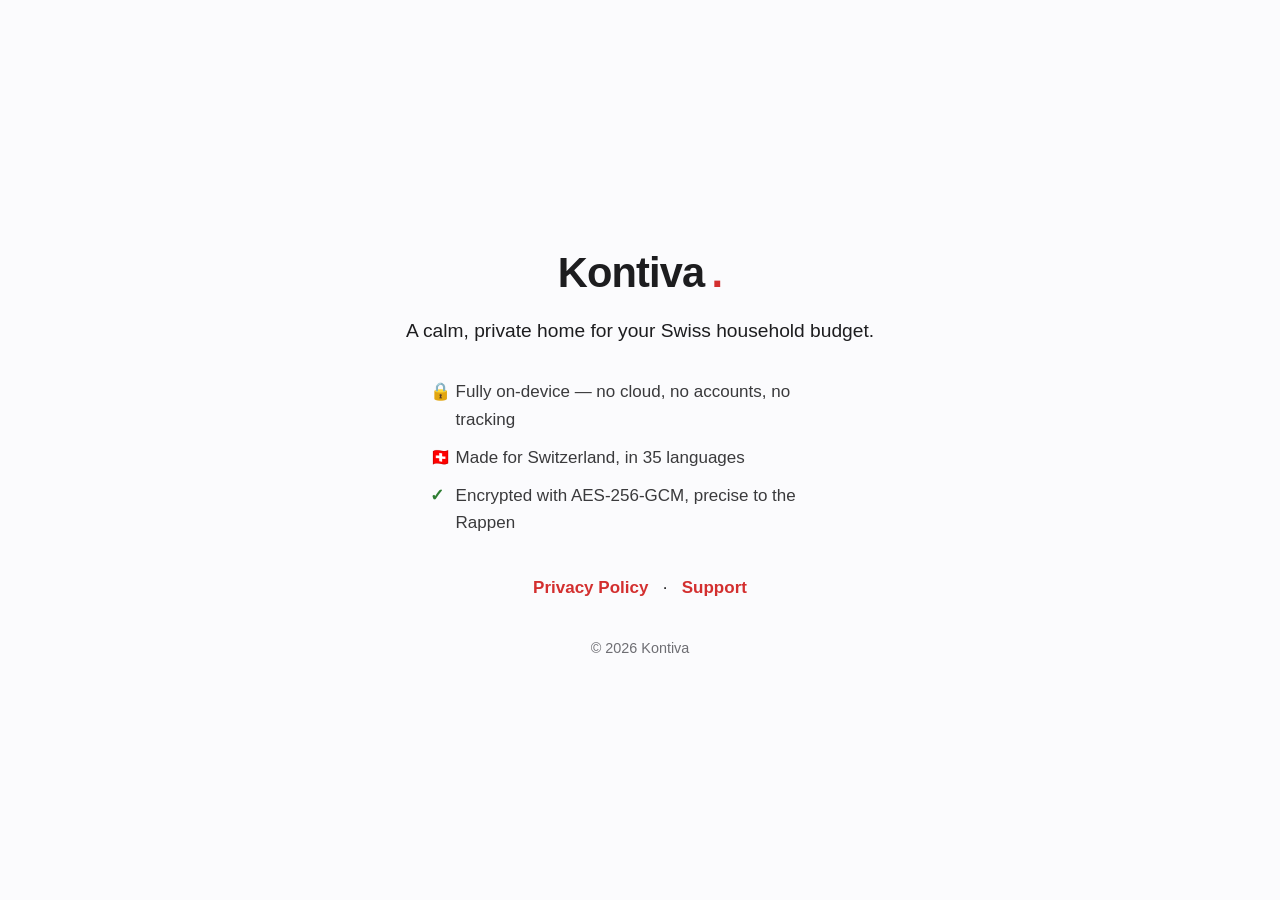
<file: docs/index.html>
<!DOCTYPE html>
<html lang="en">
<head>
<meta charset="utf-8">
<meta name="viewport" content="width=device-width, initial-scale=1">
<title>Kontiva — Private Swiss household budgeting</title>
<meta name="description" content="A calm, private home for your Swiss household budget. Everything stays on your iPhone, encrypted — no cloud, no accounts, no tracking.">
<style>
  :root { color-scheme: light dark; }
  * { box-sizing: border-box; }
  body {
    font: 17px/1.6 -apple-system, BlinkMacSystemFont, "Segoe UI", Roboto, Helvetica, Arial, sans-serif;
    margin: 0; min-height: 100vh; display: grid; place-items: center;
    padding: 2rem 1.25rem; color: #1d1d1f; background: #fbfbfd;
  }
  .card { max-width: 560px; text-align: center; }
  .brand { display: inline-flex; align-items: baseline; gap: .45rem;
           font-weight: 700; font-size: 2.6rem; letter-spacing: -.02em; margin: 0 0 .4rem; }
  .brand .dot { color: #d32f2f; }
  p.tag { font-size: 1.2rem; color: #1d1d1f; margin: .2rem 0 1.6rem; }
  ul.points { list-style: none; padding: 0; margin: 0 auto 2rem; max-width: 420px;
              text-align: left; color: #3a3a3c; }
  ul.points li { padding: .35rem 0 .35rem 1.6rem; position: relative; }
  ul.points li::before { content: "🔒"; position: absolute; left: 0; }
  ul.points li:nth-child(2)::before { content: "🇨🇭"; }
  ul.points li:nth-child(3)::before { content: "✓"; color: #2e7d32; font-weight: 700; }
  .links a { color: #d32f2f; text-decoration: none; font-weight: 600; margin: 0 .6rem; }
  .links a:hover { text-decoration: underline; }
  footer { margin-top: 2.2rem; color: #6e6e73; font-size: .9rem; }
  @media (prefers-color-scheme: dark) {
    body { color: #f5f5f7; background: #000; }
    p.tag { color: #f5f5f7; }
    ul.points { color: #c7c7cc; }
    .links a { color: #ff6b6b; }
    footer { color: #98989d; }
  }
</style>
</head>
<body>
<div class="card">
  <p class="brand">Kontiva<span class="dot">.</span></p>
  <p class="tag">A calm, private home for your Swiss household budget.</p>
  <ul class="points">
    <li>Fully on-device — no cloud, no accounts, no tracking</li>
    <li>Made for Switzerland, in 35 languages</li>
    <li>Encrypted with AES-256-GCM, precise to the Rappen</li>
  </ul>
  <p class="links">
    <a href="./privacy.html">Privacy Policy</a> ·
    <a href="mailto:mohamed.rumy@bluewin.ch">Support</a>
  </p>
  <footer>© 2026 Kontiva</footer>
</div>
</body>
</html>
</file>
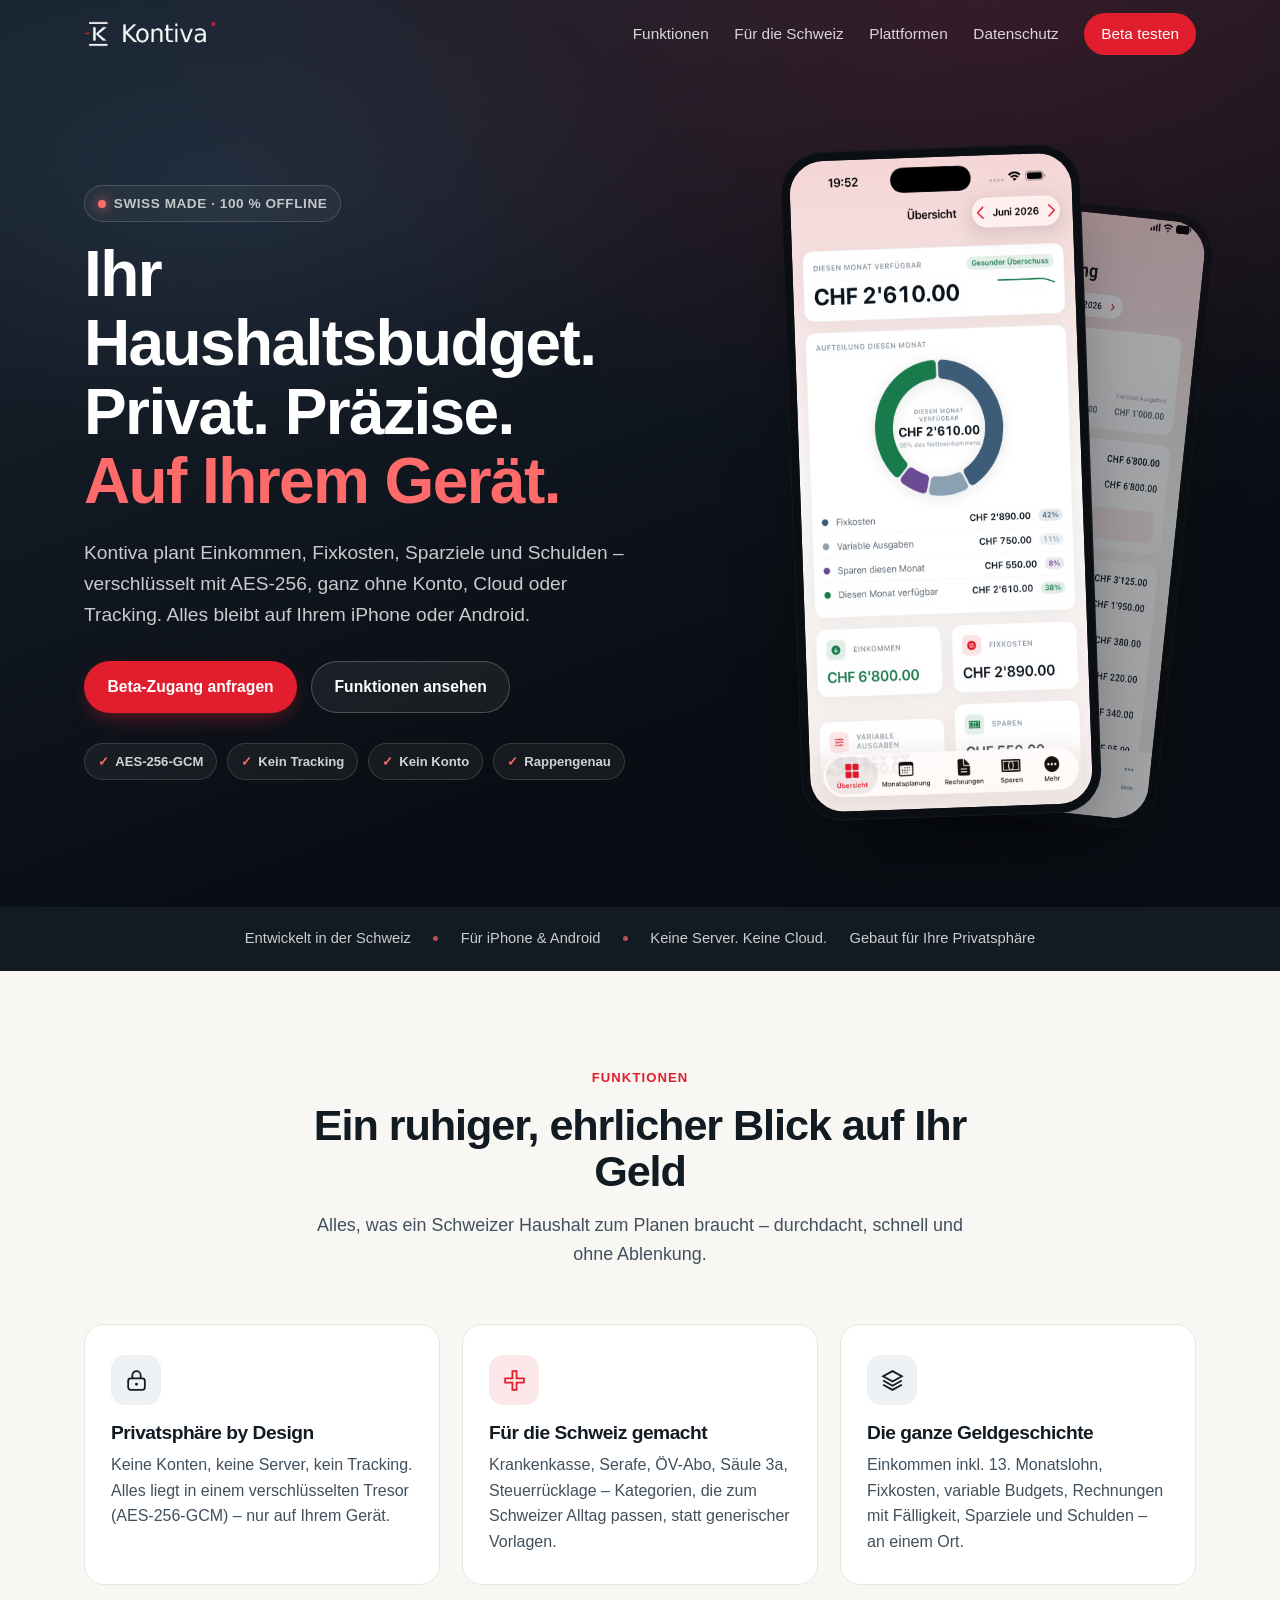
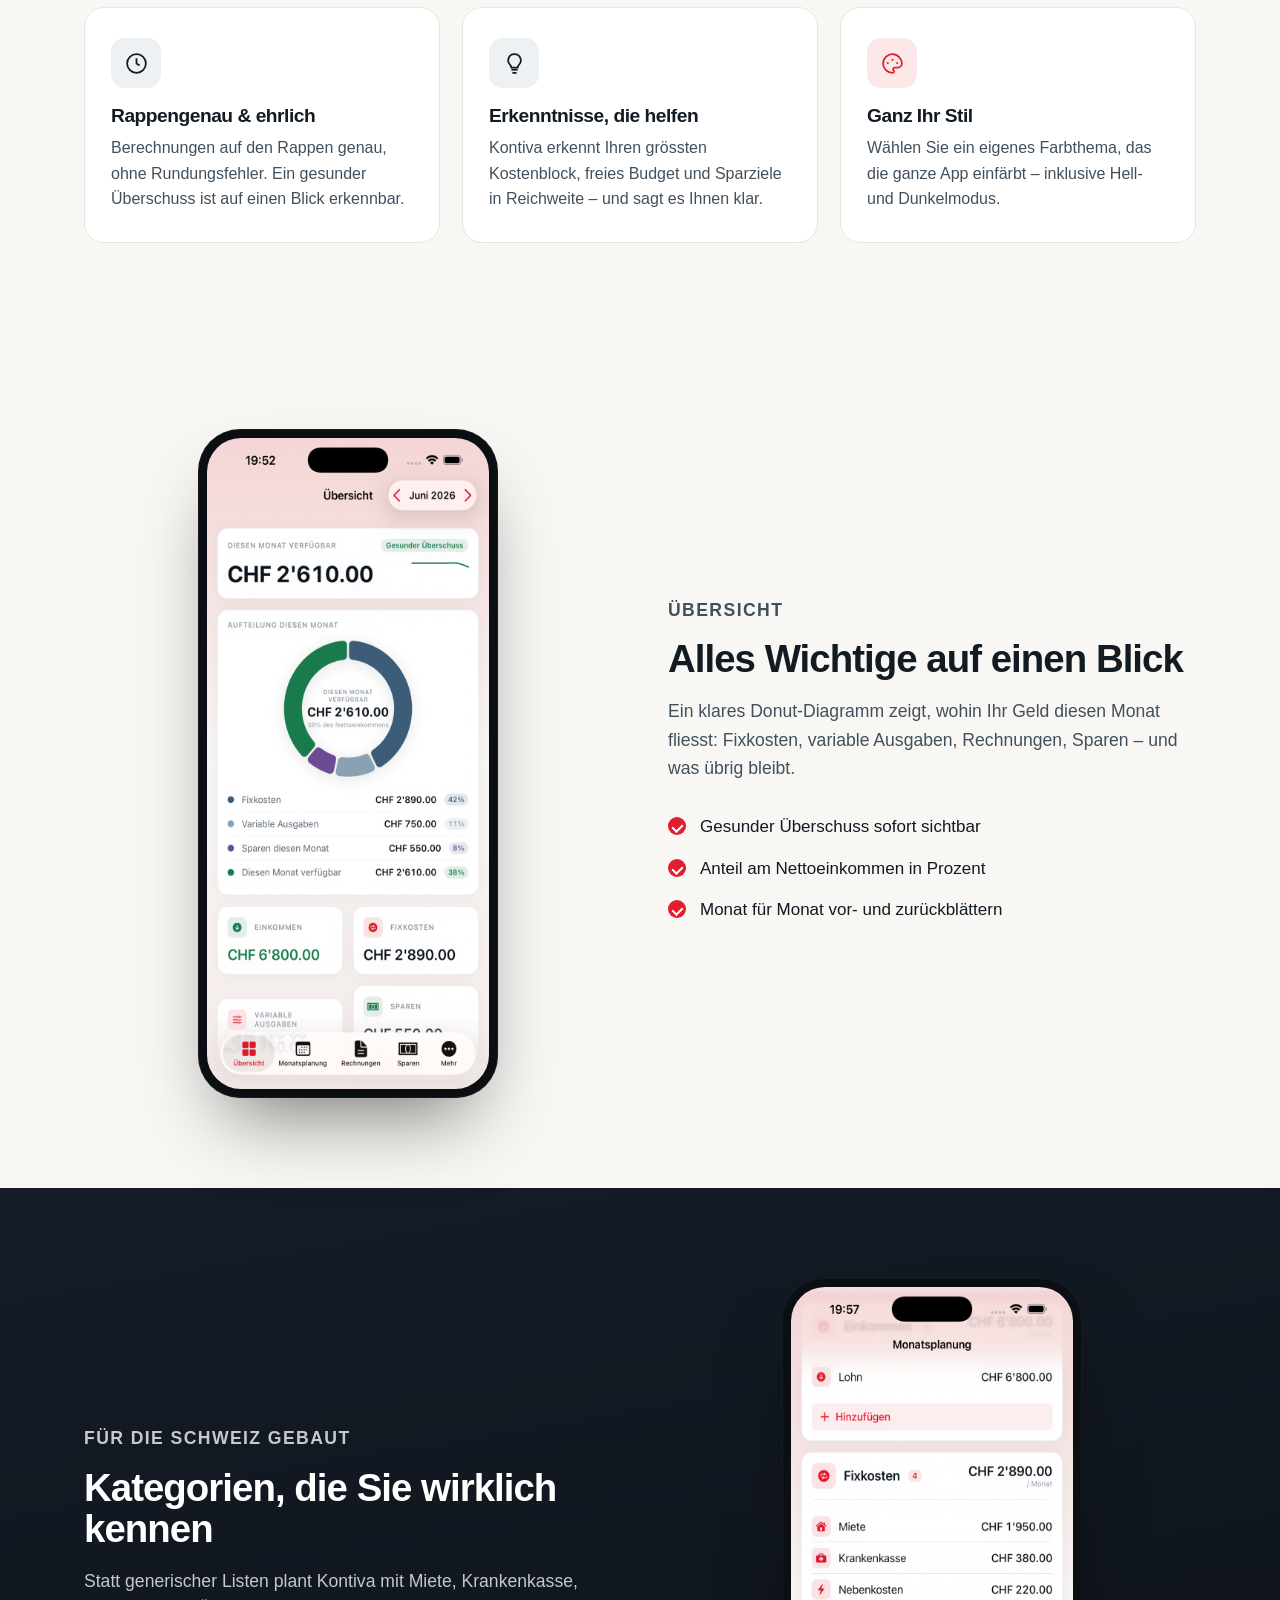
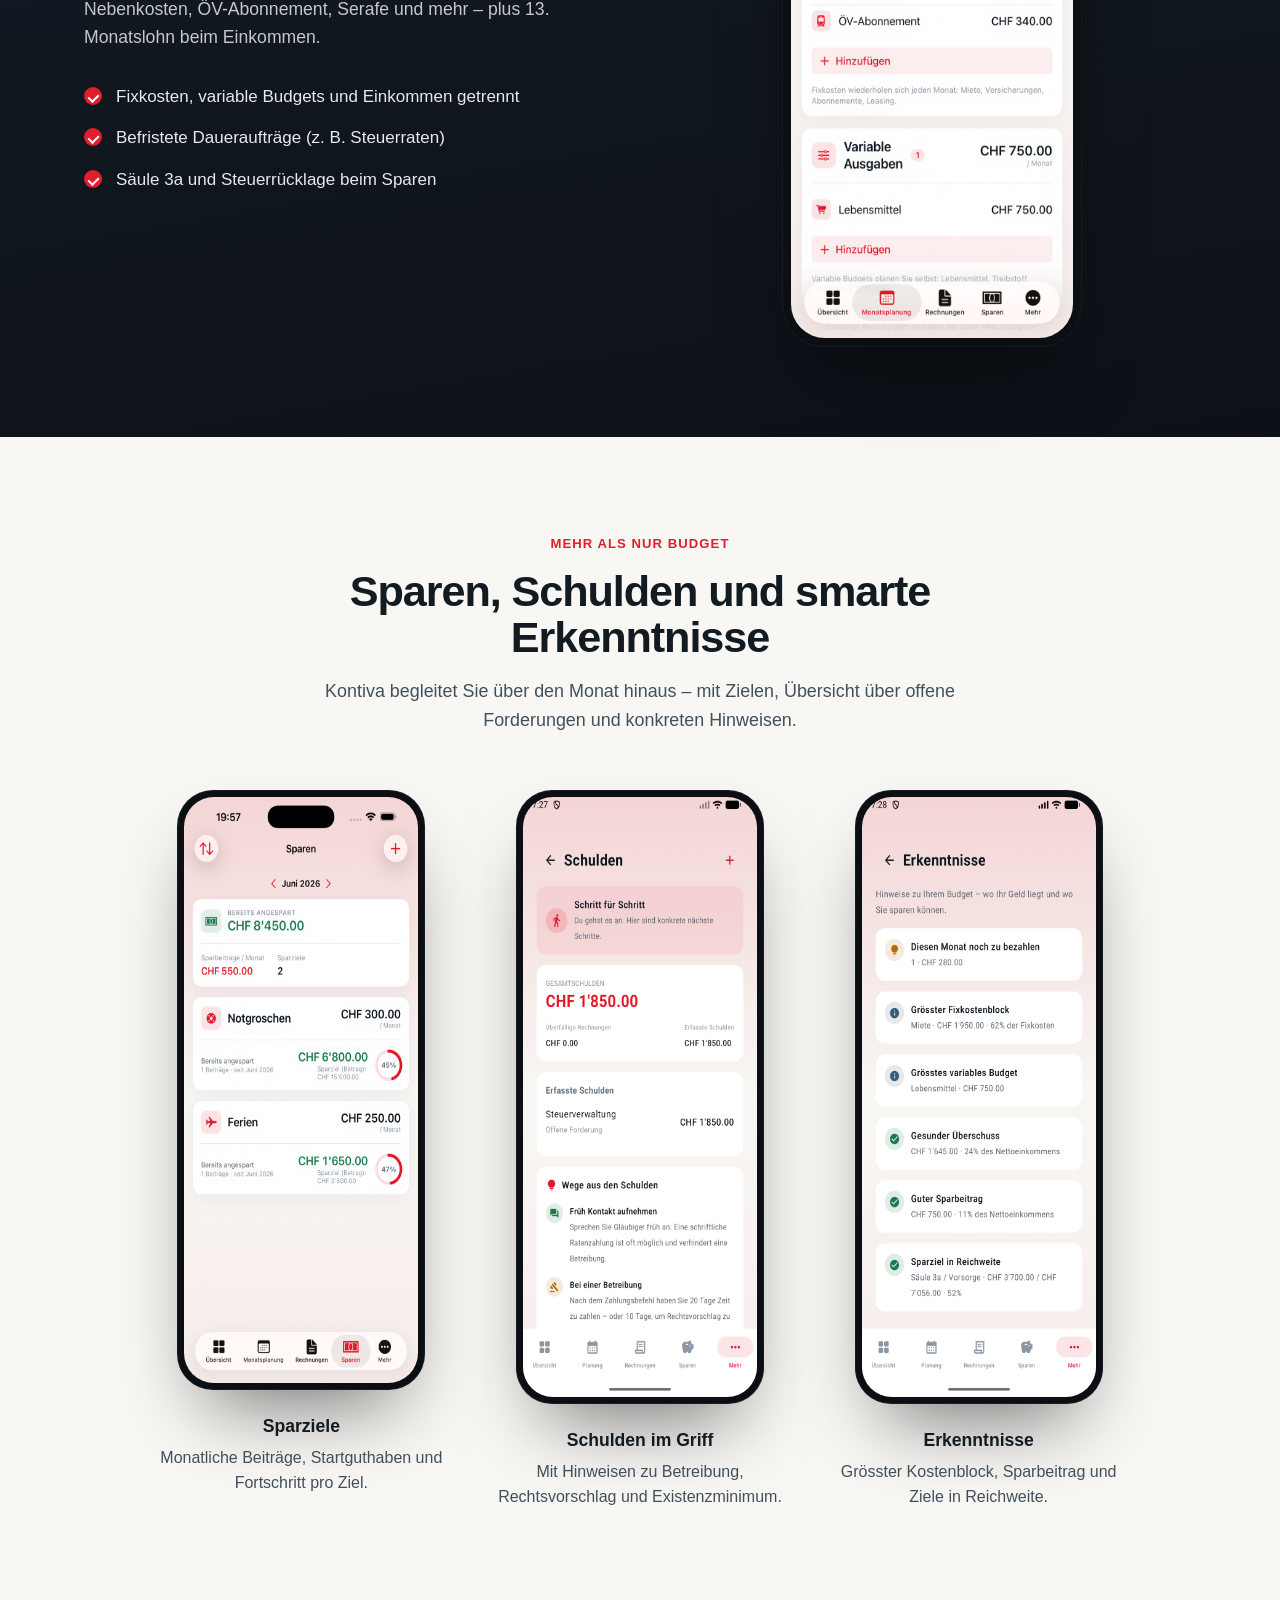
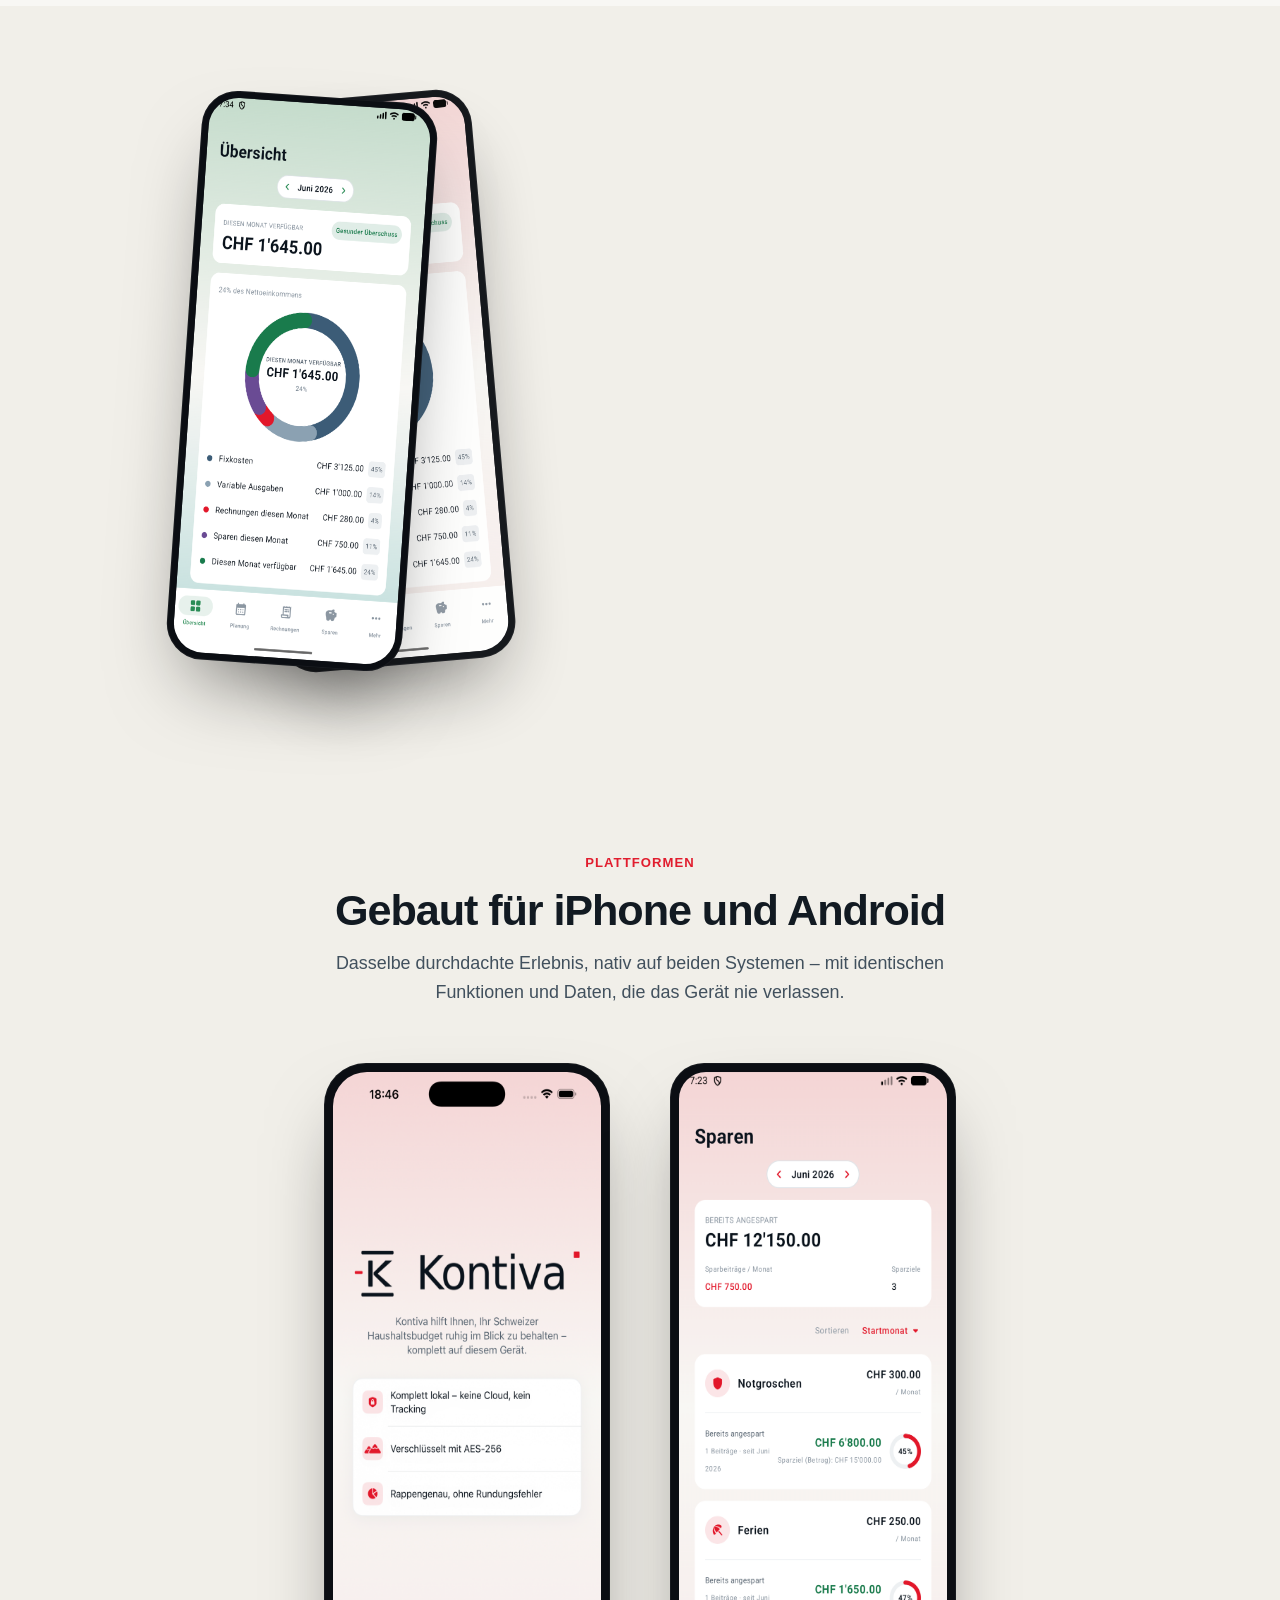
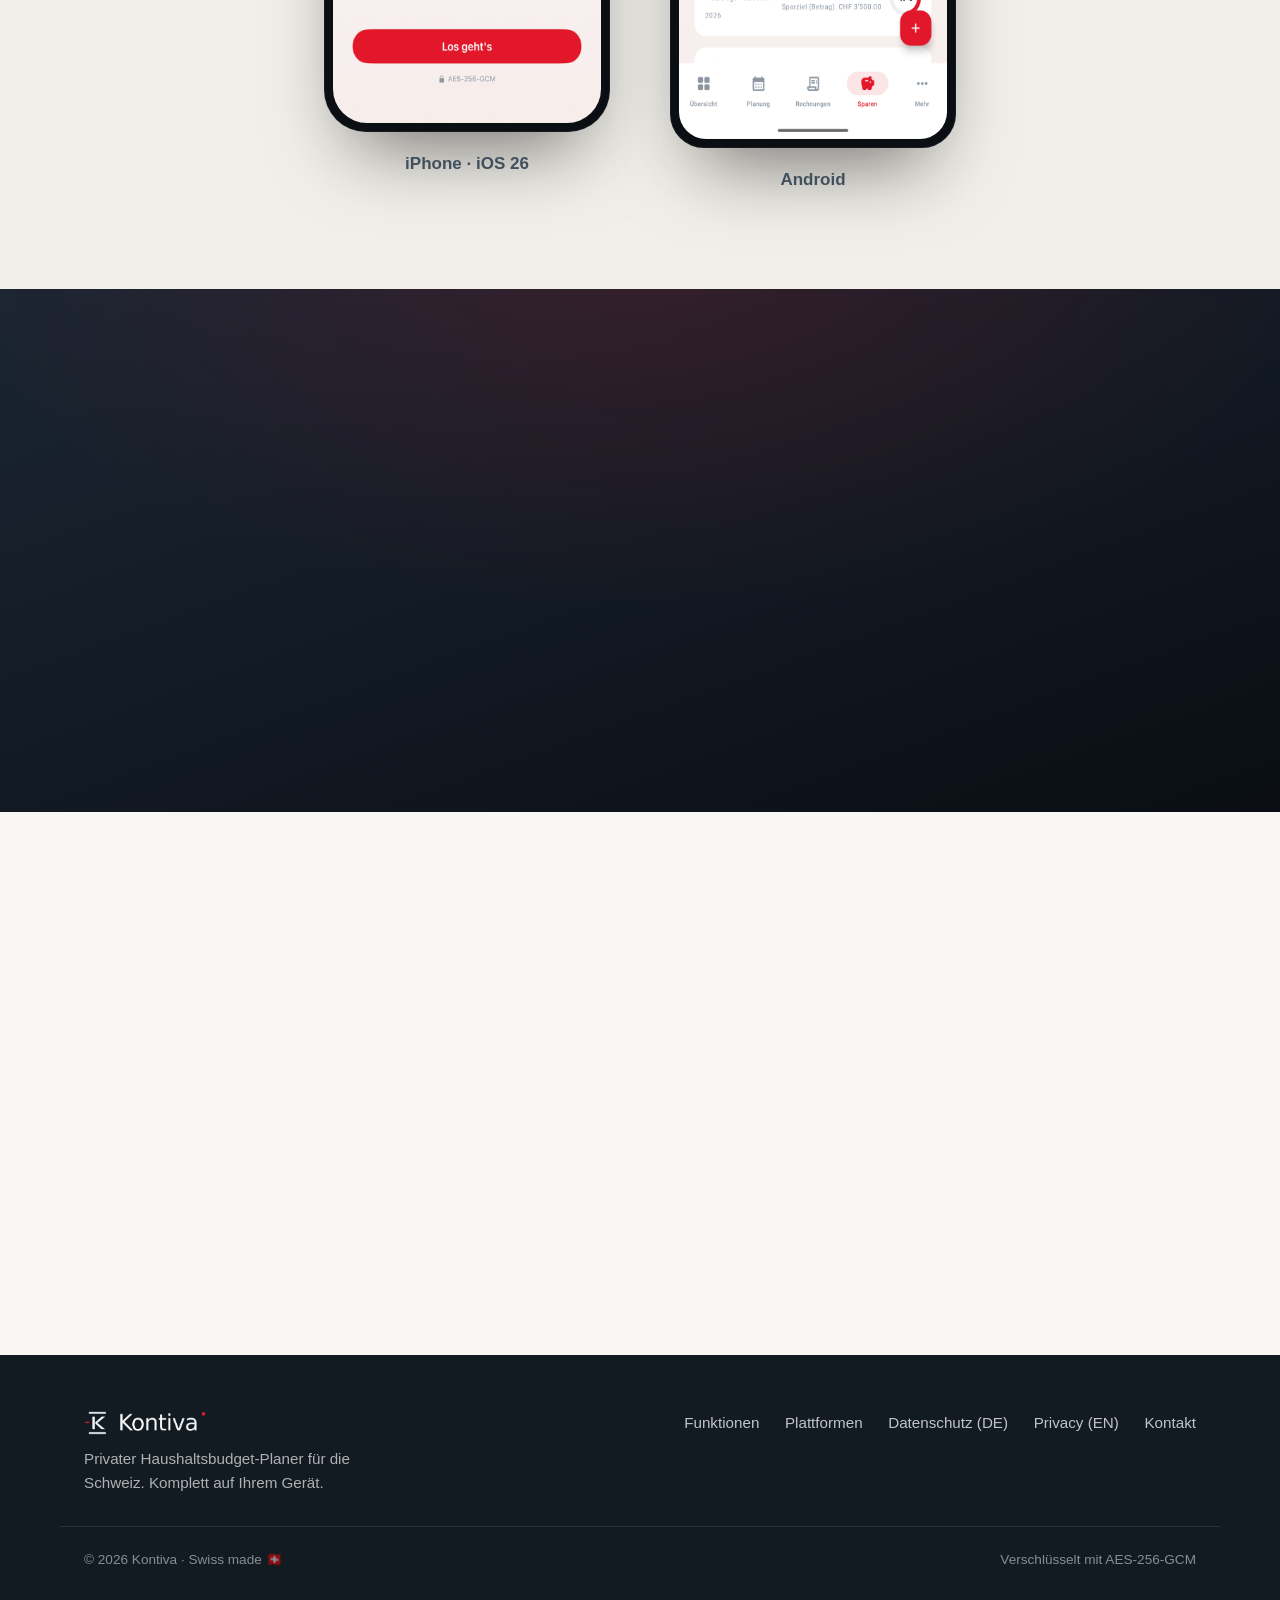
<file: website/index.html>
<!DOCTYPE html>
<html lang="de">
<head>
<meta charset="utf-8">
<meta name="viewport" content="width=device-width, initial-scale=1">
<title>Kontiva — Schweizer Haushaltsbudget. Privat. Präzise. Auf Ihrem Gerät.</title>
<meta name="description" content="Kontiva ist ein privater Haushaltsbudget-Planer für die Schweiz. Einkommen, Fixkosten, Sparziele und Schulden – verschlüsselt mit AES-256, ganz ohne Konto, Cloud oder Tracking. Für iPhone und Android.">
<meta name="theme-color" content="#0d1117">
<link rel="icon" type="image/png" sizes="32x32" href="./assets/brand/favicon-32.png">
<link rel="apple-touch-icon" href="./assets/brand/icon-180.png">
<link rel="canonical" href="https://kontiva.ch/">

<!-- Open Graph -->
<meta property="og:type" content="website">
<meta property="og:title" content="Kontiva — Schweizer Haushaltsbudget, komplett auf Ihrem Gerät">
<meta property="og:description" content="Privat, präzise und ohne Cloud. Verschlüsselt mit AES-256. Für iPhone und Android.">
<meta property="og:image" content="https://kontiva.ch/assets/brand/icon-512.png">
<meta property="og:url" content="https://kontiva.ch/">
<meta name="twitter:card" content="summary_large_image">

<link rel="preload" as="image" href="./assets/shots/i_overview.png">
<link rel="stylesheet" href="./assets/site.css">
</head>
<body>

<!-- ===== Header ===== -->
<header class="site-header" id="header">
  <div class="wrap header-inner">
    <a class="brand" href="#top" aria-label="Kontiva — Startseite">
      <img class="wm wm-dark"  src="./assets/brand/wordmark-dark.png"  alt="Kontiva" height="26">
      <img class="wm wm-light" src="./assets/brand/wordmark-light.png" alt="Kontiva" height="26">
    </a>
    <nav class="nav" aria-label="Hauptnavigation">
      <a href="#funktionen">Funktionen</a>
      <a href="#schweiz">Für die Schweiz</a>
      <a href="#plattformen">Plattformen</a>
      <a href="./privacy-de.html">Datenschutz</a>
      <a class="btn btn-sm" href="#beta">Beta testen</a>
    </nav>
  </div>
</header>

<main id="top">

  <!-- ===== Hero ===== -->
  <section class="hero">
    <div class="hero-glow" aria-hidden="true"></div>
    <div class="wrap hero-grid">
      <div class="hero-copy reveal">
        <p class="eyebrow"><span class="dot"></span> Swiss made · 100 % offline</p>
        <h1>Ihr Haushaltsbudget.<br>Privat. Präzise.<br><span class="hl">Auf Ihrem Gerät.</span></h1>
        <p class="lede">Kontiva plant Einkommen, Fixkosten, Sparziele und Schulden – verschlüsselt
        mit AES-256, ganz ohne Konto, Cloud oder Tracking. Alles bleibt auf Ihrem iPhone oder Android.</p>
        <div class="hero-cta">
          <a class="btn btn-primary" href="#beta">Beta-Zugang anfragen</a>
          <a class="btn btn-ghost" href="#funktionen">Funktionen ansehen</a>
        </div>
        <ul class="trust">
          <li>AES-256-GCM</li>
          <li>Kein Tracking</li>
          <li>Kein Konto</li>
          <li>Rappengenau</li>
        </ul>
      </div>
      <div class="hero-visual reveal">
        <div class="phone phone-hero">
          <img src="./assets/shots/i_overview.png" alt="Kontiva Übersicht auf dem iPhone mit Donut-Diagramm und gesundem Überschuss" width="300" height="651">
        </div>
        <div class="phone phone-behind" aria-hidden="true">
          <img src="./assets/shots/a_planung.png" alt="" loading="lazy" width="270" height="600">
        </div>
      </div>
    </div>
  </section>

  <!-- ===== value strip ===== -->
  <section class="strip">
    <div class="wrap strip-inner">
      <span>Entwickelt in der Schweiz</span><i></i>
      <span>Für iPhone &amp; Android</span><i></i>
      <span>Keine Server. Keine Cloud.</span><i></i>
      <span>Gebaut für Ihre Privatsphäre</span>
    </div>
  </section>

  <!-- ===== Features ===== -->
  <section class="section" id="funktionen">
    <div class="wrap">
      <header class="sec-head reveal">
        <p class="kicker">Funktionen</p>
        <h2>Ein ruhiger, ehrlicher Blick auf Ihr Geld</h2>
        <p class="sub">Alles, was ein Schweizer Haushalt zum Planen braucht – durchdacht,
        schnell und ohne Ablenkung.</p>
      </header>
      <div class="grid features">
        <article class="card reveal">
          <span class="ic">
            <svg viewBox="0 0 24 24" fill="none" stroke="currentColor" stroke-width="1.7"><rect x="4" y="10" width="16" height="11" rx="2.5"/><path d="M8 10V7a4 4 0 0 1 8 0v3"/><circle cx="12" cy="15.5" r="1.4" fill="currentColor" stroke="none"/></svg>
          </span>
          <h3>Privatsphäre by Design</h3>
          <p>Keine Konten, keine Server, kein Tracking. Alles liegt in einem verschlüsselten
          Tresor (AES-256-GCM) – nur auf Ihrem Gerät.</p>
        </article>
        <article class="card reveal">
          <span class="ic ic-red">
            <svg viewBox="0 0 24 24" fill="none" stroke="currentColor" stroke-width="1.7"><path d="M10 3h4v7h7v4h-7v7h-4v-7H3v-4h7z"/></svg>
          </span>
          <h3>Für die Schweiz gemacht</h3>
          <p>Krankenkasse, Serafe, ÖV-Abo, Säule 3a, Steuerrücklage – Kategorien, die zum
          Schweizer Alltag passen, statt generischer Vorlagen.</p>
        </article>
        <article class="card reveal">
          <span class="ic">
            <svg viewBox="0 0 24 24" fill="none" stroke="currentColor" stroke-width="1.7"><path d="M12 3 21 8 12 13 3 8z"/><path d="M3 12l9 5 9-5"/><path d="M3 16l9 5 9-5"/></svg>
          </span>
          <h3>Die ganze Geldgeschichte</h3>
          <p>Einkommen inkl. 13. Monatslohn, Fixkosten, variable Budgets, Rechnungen mit
          Fälligkeit, Sparziele und Schulden – an einem Ort.</p>
        </article>
        <article class="card reveal">
          <span class="ic">
            <svg viewBox="0 0 24 24" fill="none" stroke="currentColor" stroke-width="1.7"><circle cx="12" cy="12" r="9"/><path d="M12 7v5l3 2"/></svg>
          </span>
          <h3>Rappengenau &amp; ehrlich</h3>
          <p>Berechnungen auf den Rappen genau, ohne Rundungsfehler. Ein gesunder Überschuss
          ist auf einen Blick erkennbar.</p>
        </article>
        <article class="card reveal">
          <span class="ic">
            <svg viewBox="0 0 24 24" fill="none" stroke="currentColor" stroke-width="1.7"><path d="M9 18h6"/><path d="M10 21h4"/><path d="M12 3a6 6 0 0 0-4 10.5c.6.6 1 1.4 1 2.5h6c0-1.1.4-1.9 1-2.5A6 6 0 0 0 12 3z"/></svg>
          </span>
          <h3>Erkenntnisse, die helfen</h3>
          <p>Kontiva erkennt Ihren grössten Kostenblock, freies Budget und Sparziele in
          Reichweite – und sagt es Ihnen klar.</p>
        </article>
        <article class="card reveal">
          <span class="ic ic-red">
            <svg viewBox="0 0 24 24" fill="none" stroke="currentColor" stroke-width="1.7"><path d="M12 3a9 9 0 1 0 0 18c1.7 0 2-1.4 1-2.4-.9-1-.3-2.6 1.1-2.6H17a4 4 0 0 0 4-4c0-4.4-4-9-9-9z"/><circle cx="7.5" cy="11.5" r="1" fill="currentColor" stroke="none"/><circle cx="12" cy="8.5" r="1" fill="currentColor" stroke="none"/><circle cx="16.5" cy="11.5" r="1" fill="currentColor" stroke="none"/></svg>
          </span>
          <h3>Ganz Ihr Stil</h3>
          <p>Wählen Sie ein eigenes Farbthema, das die ganze App einfärbt – inklusive
          Hell- und Dunkelmodus.</p>
        </article>
      </div>
    </div>
  </section>

  <!-- ===== Showcase: Übersicht ===== -->
  <section class="showcase" id="uebersicht">
    <div class="wrap showcase-grid">
      <div class="showcase-media reveal">
        <div class="phone"><img src="./assets/shots/i_overview.png" alt="Übersicht mit Aufteilung des Monats" loading="lazy" width="300" height="651"></div>
      </div>
      <div class="showcase-copy reveal">
        <p class="kicker">Übersicht</p>
        <h2>Alles Wichtige auf einen Blick</h2>
        <p>Ein klares Donut-Diagramm zeigt, wohin Ihr Geld diesen Monat fliesst: Fixkosten,
        variable Ausgaben, Rechnungen, Sparen – und was übrig bleibt.</p>
        <ul class="ticks">
          <li>Gesunder Überschuss sofort sichtbar</li>
          <li>Anteil am Nettoeinkommen in Prozent</li>
          <li>Monat für Monat vor- und zurückblättern</li>
        </ul>
      </div>
    </div>
  </section>

  <!-- ===== Showcase: Schweiz (dark) ===== -->
  <section class="showcase showcase-dark" id="schweiz">
    <div class="wrap showcase-grid reverse">
      <div class="showcase-media reveal">
        <div class="phone"><img src="./assets/shots/i_planung.png" alt="Monatsplanung mit Schweizer Kategorien" loading="lazy" width="300" height="651"></div>
      </div>
      <div class="showcase-copy reveal">
        <p class="kicker">Für die Schweiz gebaut</p>
        <h2>Kategorien, die Sie wirklich kennen</h2>
        <p>Statt generischer Listen plant Kontiva mit Miete, Krankenkasse, Nebenkosten,
        ÖV-Abonnement, Serafe und mehr – plus 13. Monatslohn beim Einkommen.</p>
        <ul class="ticks">
          <li>Fixkosten, variable Budgets und Einkommen getrennt</li>
          <li>Befristete Daueraufträge (z. B. Steuerraten)</li>
          <li>Säule 3a und Steuerrücklage beim Sparen</li>
        </ul>
      </div>
    </div>
  </section>

  <!-- ===== Triple gallery: Sparen / Schulden / Erkenntnisse ===== -->
  <section class="section">
    <div class="wrap">
      <header class="sec-head reveal">
        <p class="kicker">Mehr als nur Budget</p>
        <h2>Sparen, Schulden und smarte Erkenntnisse</h2>
        <p class="sub">Kontiva begleitet Sie über den Monat hinaus – mit Zielen, Übersicht über
        offene Forderungen und konkreten Hinweisen.</p>
      </header>
      <div class="trio">
        <figure class="trio-item reveal">
          <div class="phone phone-sm"><img src="./assets/shots/i_sparen.png" alt="Sparziele mit Fortschritt" loading="lazy" width="270" height="586"></div>
          <figcaption><strong>Sparziele</strong>Monatliche Beiträge, Startguthaben und Fortschritt pro Ziel.</figcaption>
        </figure>
        <figure class="trio-item reveal">
          <div class="phone phone-sm"><img src="./assets/shots/a_schulden.png" alt="Schulden im Blick mit Schweizer Hinweisen" loading="lazy" width="270" height="600"></div>
          <figcaption><strong>Schulden im Griff</strong>Mit Hinweisen zu Betreibung, Rechtsvorschlag und Existenzminimum.</figcaption>
        </figure>
        <figure class="trio-item reveal">
          <div class="phone phone-sm"><img src="./assets/shots/a_insights.png" alt="Erkenntnisse zu Ihrem Budget" loading="lazy" width="270" height="600"></div>
          <figcaption><strong>Erkenntnisse</strong>Grösster Kostenblock, Sparbeitrag und Ziele in Reichweite.</figcaption>
        </figure>
      </div>
    </div>
  </section>

  <!-- ===== Theming ===== -->
  <section class="showcase showcase-soft" id="thema">
    <div class="wrap showcase-grid">
      <div class="showcase-media reveal theme-duo">
        <div class="phone phone-sm"><img src="./assets/shots/a_overview.png" alt="Kontiva im roten Standardthema" loading="lazy" width="250" height="556"></div>
        <div class="phone phone-sm phone-front"><img src="./assets/shots/a_overview_teal.png" alt="Kontiva in einem eigenen türkisen Thema" loading="lazy" width="250" height="556"></div>
      </div>
      <div class="showcase-copy reveal">
        <p class="kicker">Personalisierung</p>
        <h2>Machen Sie Kontiva zu Ihrer App</h2>
        <p>Ein Tipp genügt: Wählen Sie eine Akzentfarbe, und die gesamte App – vom Hintergrund
        bis zur Navigation – passt sich an. Voreingestellte Themen oder ein komplett eigenes.</p>
        <ul class="ticks">
          <li>Voreingestellte Paletten oder eigene Farbe</li>
          <li>Färbt die ganze Oberfläche, nicht nur Akzente</li>
          <li>Hell- und Dunkelmodus inklusive</li>
        </ul>
      </div>
    </div>
  </section>

  <!-- ===== Platforms ===== -->
  <section class="section section-platforms" id="plattformen">
    <div class="wrap">
      <header class="sec-head reveal">
        <p class="kicker">Plattformen</p>
        <h2>Gebaut für iPhone und Android</h2>
        <p class="sub">Dasselbe durchdachte Erlebnis, nativ auf beiden Systemen –
        mit identischen Funktionen und Daten, die das Gerät nie verlassen.</p>
      </header>
      <div class="platform-duo reveal">
        <figure>
          <div class="phone"><img src="./assets/shots/i_onboarding.png" alt="Kontiva Willkommensbildschirm auf dem iPhone" loading="lazy" width="300" height="651"></div>
          <figcaption>iPhone · iOS 26</figcaption>
        </figure>
        <figure>
          <div class="phone phone-android"><img src="./assets/shots/a_sparen.png" alt="Kontiva Sparen auf Android" loading="lazy" width="300" height="667"></div>
          <figcaption>Android</figcaption>
        </figure>
      </div>
    </div>
  </section>

  <!-- ===== Privacy band ===== -->
  <section class="privacy-band">
    <div class="wrap privacy-inner reveal">
      <span class="lock" aria-hidden="true">
        <svg viewBox="0 0 24 24" fill="none" stroke="currentColor" stroke-width="1.6"><rect x="4" y="10" width="16" height="11" rx="2.5"/><path d="M8 10V7a4 4 0 0 1 8 0v3"/></svg>
      </span>
      <h2>Ihre Finanzdaten verlassen Ihr Gerät nie.</h2>
      <p>Kein Konto, keine Cloud, keine Analyse. Der Tresor wird mit einem Schlüssel aus Ihrem
      persönlichen Code gesichert (PBKDF2 + AES-256-GCM). Es gibt keine Hintertür – auch nicht für uns.</p>
      <a class="link-arrow" href="./privacy-de.html">Datenschutzerklärung lesen →</a>
    </div>
  </section>

  <!-- ===== Beta / CTA ===== -->
  <section class="cta" id="beta">
    <div class="wrap cta-inner reveal">
      <h2>Bereit, Ordnung in Ihr Budget zu bringen?</h2>
      <p>Kontiva startet als geschlossene Beta für iPhone (TestFlight) und Android.
      Schreiben Sie uns für einen Zugang – wir melden uns persönlich.</p>
      <div class="cta-actions">
        <a class="btn btn-primary btn-lg" href="mailto:mohamed.rumy@bluewin.ch?subject=Kontiva%20Beta-Zugang">Beta-Zugang anfragen</a>
      </div>
      <div class="store-badges" aria-label="Verfügbarkeit">
        <span class="store"><b>Bald im</b>App Store</span>
        <span class="store"><b>Bald bei</b>Google Play</span>
      </div>
    </div>
  </section>

</main>

<!-- ===== Footer ===== -->
<footer class="site-footer">
  <div class="wrap footer-inner">
    <div class="foot-brand">
      <img src="./assets/brand/wordmark-dark.png" alt="Kontiva" height="24">
      <p>Privater Haushaltsbudget-Planer für die Schweiz. Komplett auf Ihrem Gerät.</p>
    </div>
    <nav class="foot-nav" aria-label="Footer">
      <a href="#funktionen">Funktionen</a>
      <a href="#plattformen">Plattformen</a>
      <a href="./privacy-de.html">Datenschutz (DE)</a>
      <a href="./privacy.html">Privacy (EN)</a>
      <a href="mailto:mohamed.rumy@bluewin.ch">Kontakt</a>
    </nav>
  </div>
  <div class="wrap foot-bottom">
    <span>© 2026 Kontiva · Swiss made 🇨🇭</span>
    <span>Verschlüsselt mit AES-256-GCM</span>
  </div>
</footer>

<script src="./assets/site.js" defer></script>
</body>
</html>
</file>
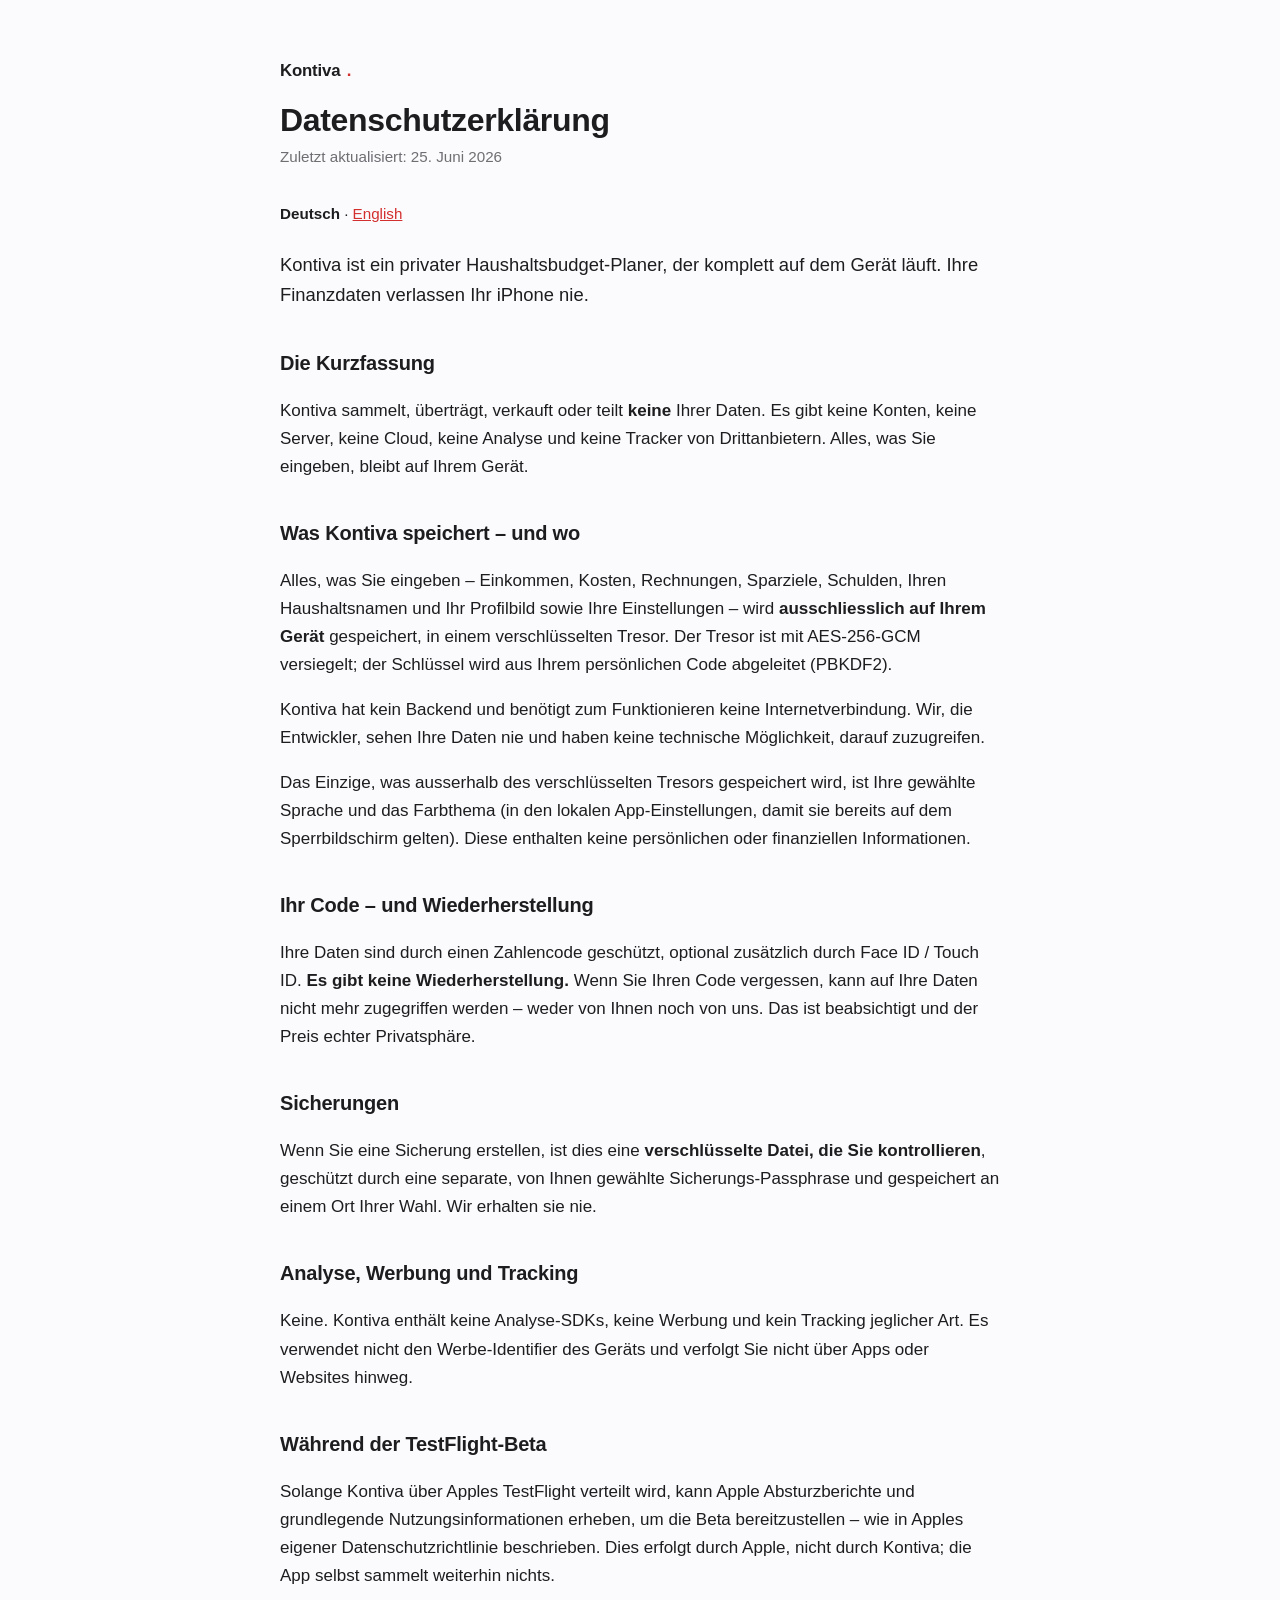
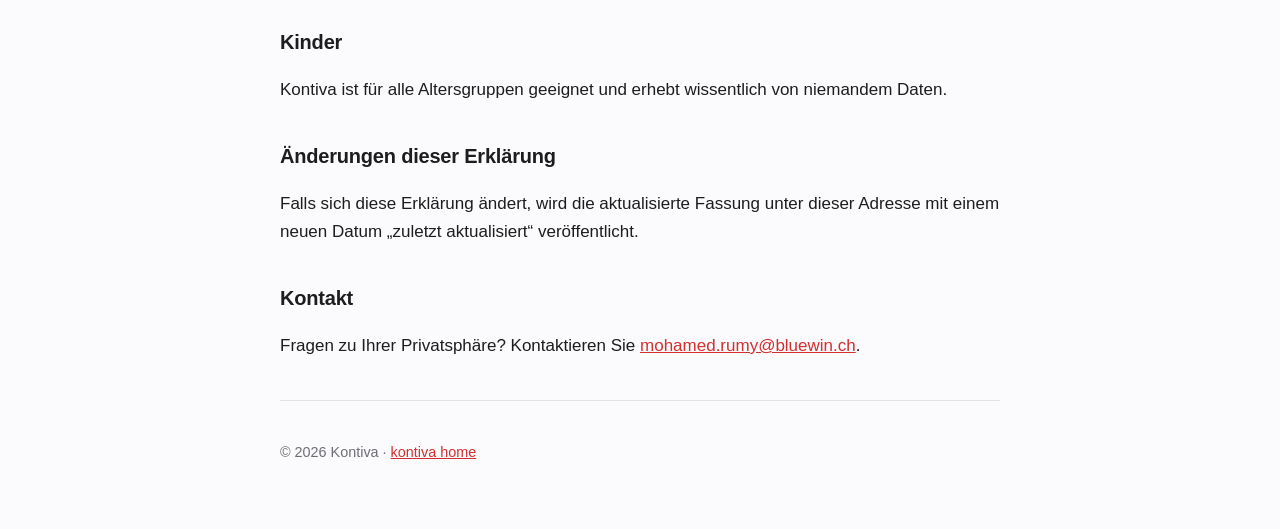
<file: docs/privacy-de.html>
<!DOCTYPE html>
<html lang="de">
<head>
<meta charset="utf-8">
<meta name="viewport" content="width=device-width, initial-scale=1">
<title>Kontiva — Datenschutzerklärung</title>
<meta name="description" content="Kontiva ist ein privater Haushaltsbudget-Planer, der komplett auf dem Gerät läuft. Ihre Finanzdaten verlassen Ihr iPhone nie.">
<style>
  :root { color-scheme: light dark; }
  * { box-sizing: border-box; }
  body {
    font: 17px/1.65 -apple-system, BlinkMacSystemFont, "Segoe UI", Roboto, Helvetica, Arial, sans-serif;
    margin: 0; padding: 2.5rem 1.25rem 4rem;
    color: #1d1d1f; background: #fbfbfd;
  }
  .wrap { max-width: 720px; margin: 0 auto; }
  h1 { font-size: 2rem; line-height: 1.2; margin: 0 0 .25rem; letter-spacing: -.01em; }
  h2 { font-size: 1.25rem; margin: 2.25rem 0 .5rem; letter-spacing: -.01em; }
  .updated { color: #6e6e73; font-size: .95rem; margin: 0 0 2rem; }
  .lang { font-size: .95rem; margin: .25rem 0 1.5rem; }
  .lead { font-size: 1.15rem; }
  a { color: #d32f2f; }
  strong { font-weight: 600; }
  hr { border: none; border-top: 1px solid #e2e2e7; margin: 2.5rem 0; }
  footer { color: #6e6e73; font-size: .9rem; }
  .brand { display: inline-flex; align-items: baseline; gap: .4rem; font-weight: 700;
           font-size: 1.05rem; letter-spacing: -.01em; }
  .brand .dot { color: #d32f2f; }
  @media (prefers-color-scheme: dark) {
    body { color: #f5f5f7; background: #000; }
    .updated, footer { color: #98989d; }
    hr { border-top-color: #2a2a2c; }
    a { color: #ff6b6b; }
  }
</style>
</head>
<body>
<div class="wrap">
  <p class="brand">Kontiva<span class="dot">.</span></p>
  <h1>Datenschutzerklärung</h1>
  <p class="updated">Zuletzt aktualisiert: 25. Juni 2026</p>
  <p class="lang"><strong>Deutsch</strong> · <a href="./privacy.html">English</a></p>

  <p class="lead">Kontiva ist ein privater Haushaltsbudget-Planer, der komplett auf dem Gerät
  läuft. Ihre Finanzdaten verlassen Ihr iPhone nie.</p>

  <h2>Die Kurzfassung</h2>
  <p>Kontiva sammelt, überträgt, verkauft oder teilt <strong>keine</strong> Ihrer Daten.
  Es gibt keine Konten, keine Server, keine Cloud, keine Analyse und keine Tracker von
  Drittanbietern. Alles, was Sie eingeben, bleibt auf Ihrem Gerät.</p>

  <h2>Was Kontiva speichert – und wo</h2>
  <p>Alles, was Sie eingeben – Einkommen, Kosten, Rechnungen, Sparziele, Schulden, Ihren
  Haushaltsnamen und Ihr Profilbild sowie Ihre Einstellungen – wird <strong>ausschliesslich
  auf Ihrem Gerät</strong> gespeichert, in einem verschlüsselten Tresor. Der Tresor ist mit
  AES-256-GCM versiegelt; der Schlüssel wird aus Ihrem persönlichen Code abgeleitet (PBKDF2).</p>
  <p>Kontiva hat kein Backend und benötigt zum Funktionieren keine Internetverbindung. Wir,
  die Entwickler, sehen Ihre Daten nie und haben keine technische Möglichkeit, darauf
  zuzugreifen.</p>
  <p>Das Einzige, was ausserhalb des verschlüsselten Tresors gespeichert wird, ist Ihre
  gewählte Sprache und das Farbthema (in den lokalen App-Einstellungen, damit sie bereits
  auf dem Sperrbildschirm gelten). Diese enthalten keine persönlichen oder finanziellen
  Informationen.</p>

  <h2>Ihr Code – und Wiederherstellung</h2>
  <p>Ihre Daten sind durch einen Zahlencode geschützt, optional zusätzlich durch Face ID /
  Touch ID. <strong>Es gibt keine Wiederherstellung.</strong> Wenn Sie Ihren Code vergessen,
  kann auf Ihre Daten nicht mehr zugegriffen werden – weder von Ihnen noch von uns. Das ist
  beabsichtigt und der Preis echter Privatsphäre.</p>

  <h2>Sicherungen</h2>
  <p>Wenn Sie eine Sicherung erstellen, ist dies eine <strong>verschlüsselte Datei, die Sie
  kontrollieren</strong>, geschützt durch eine separate, von Ihnen gewählte
  Sicherungs-Passphrase und gespeichert an einem Ort Ihrer Wahl. Wir erhalten sie nie.</p>

  <h2>Analyse, Werbung und Tracking</h2>
  <p>Keine. Kontiva enthält keine Analyse-SDKs, keine Werbung und kein Tracking jeglicher Art.
  Es verwendet nicht den Werbe-Identifier des Geräts und verfolgt Sie nicht über Apps oder
  Websites hinweg.</p>

  <h2>Während der TestFlight-Beta</h2>
  <p>Solange Kontiva über Apples TestFlight verteilt wird, kann Apple Absturzberichte und
  grundlegende Nutzungsinformationen erheben, um die Beta bereitzustellen – wie in Apples
  eigener Datenschutzrichtlinie beschrieben. Dies erfolgt durch Apple, nicht durch Kontiva;
  die App selbst sammelt weiterhin nichts.</p>

  <h2>Kinder</h2>
  <p>Kontiva ist für alle Altersgruppen geeignet und erhebt wissentlich von niemandem Daten.</p>

  <h2>Änderungen dieser Erklärung</h2>
  <p>Falls sich diese Erklärung ändert, wird die aktualisierte Fassung unter dieser Adresse
  mit einem neuen Datum „zuletzt aktualisiert“ veröffentlicht.</p>

  <h2>Kontakt</h2>
  <p>Fragen zu Ihrer Privatsphäre? Kontaktieren Sie
  <a href="mailto:mohamed.rumy@bluewin.ch">mohamed.rumy@bluewin.ch</a>.</p>

  <hr>
  <footer>© 2026 Kontiva · <a href="./">kontiva home</a></footer>
</div>
</body>
</html>
</file>
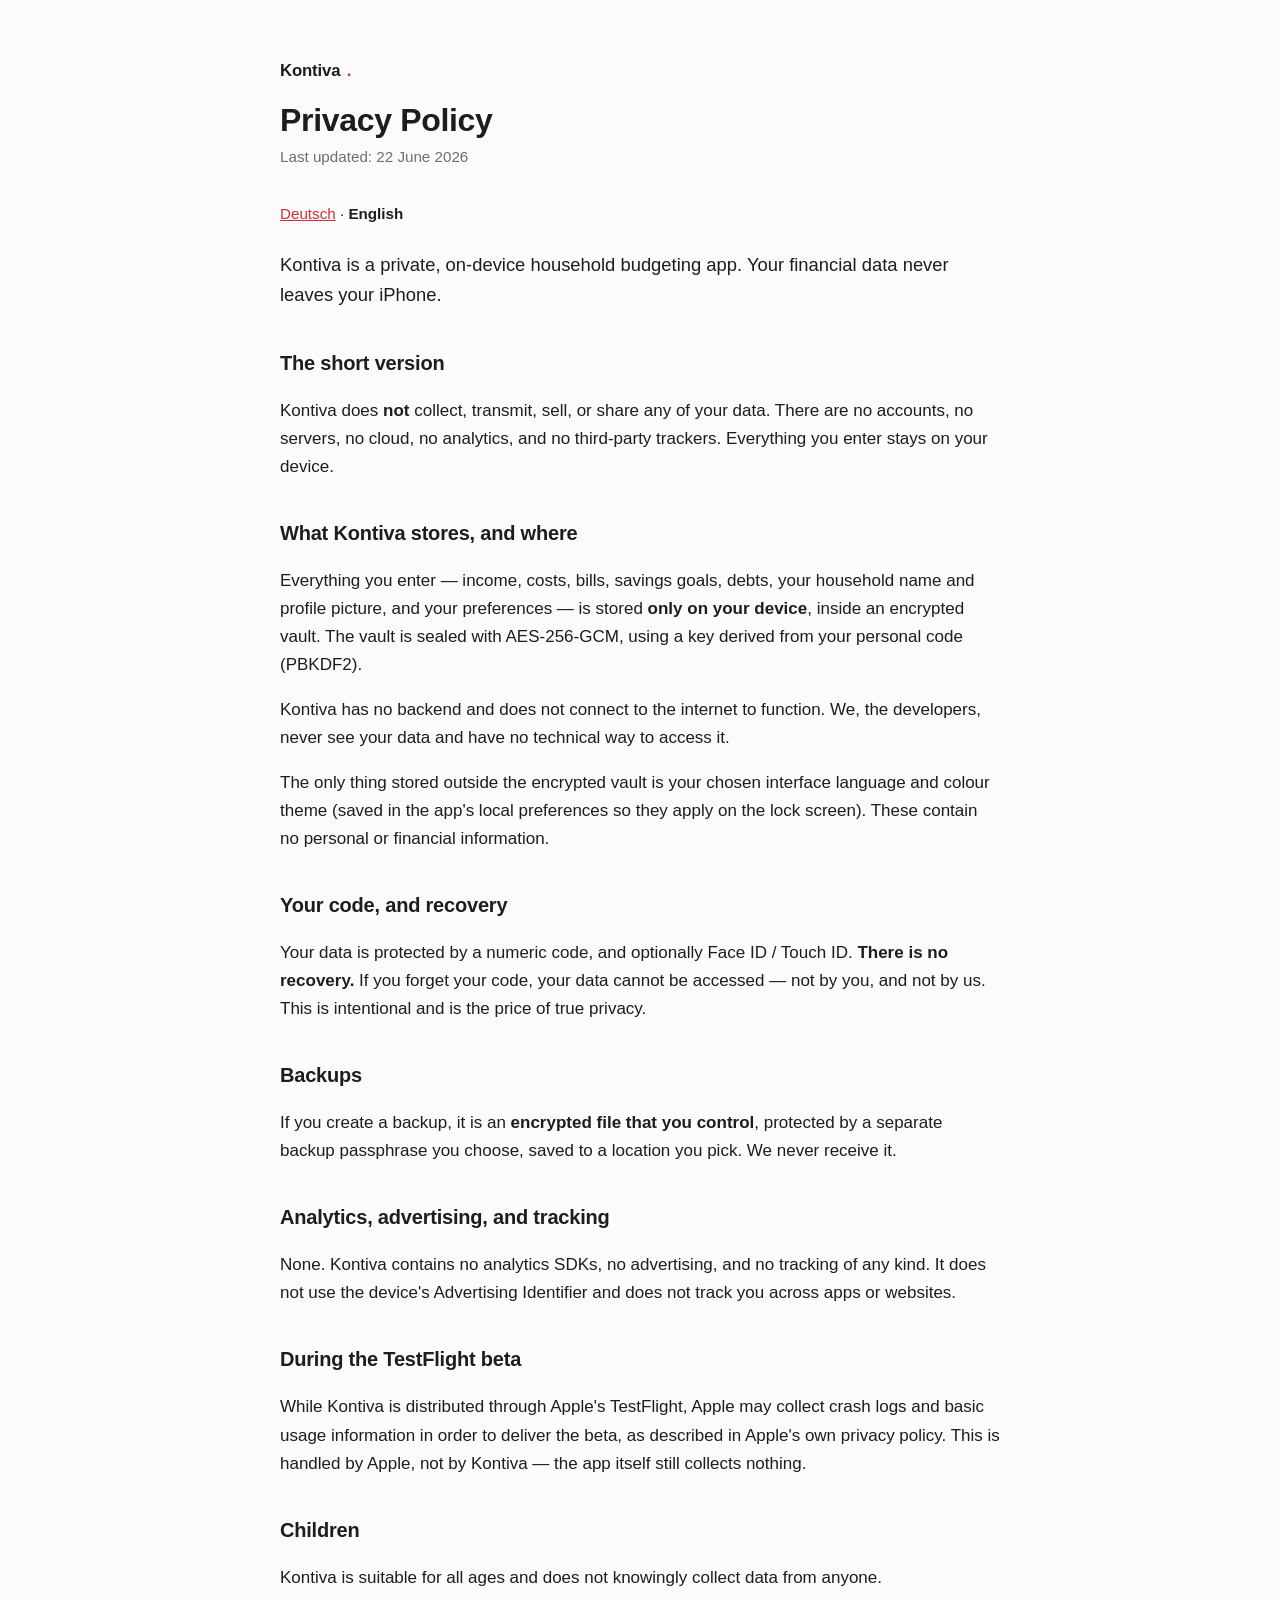
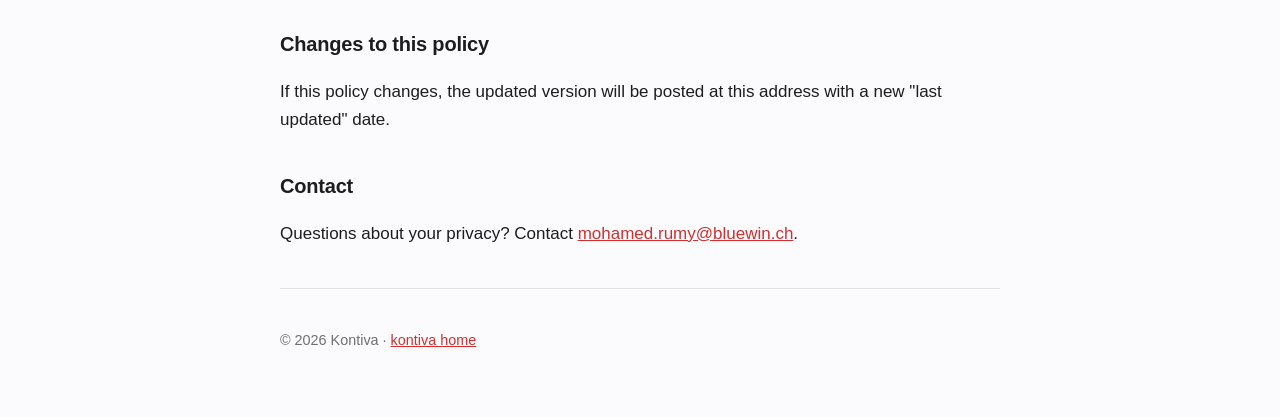
<file: docs/privacy.html>
<!DOCTYPE html>
<html lang="en">
<head>
<meta charset="utf-8">
<meta name="viewport" content="width=device-width, initial-scale=1">
<title>Kontiva — Privacy Policy</title>
<meta name="description" content="Kontiva is a private, on-device household budgeting app. Your financial data never leaves your iPhone.">
<style>
  :root { color-scheme: light dark; }
  * { box-sizing: border-box; }
  body {
    font: 17px/1.65 -apple-system, BlinkMacSystemFont, "Segoe UI", Roboto, Helvetica, Arial, sans-serif;
    margin: 0; padding: 2.5rem 1.25rem 4rem;
    color: #1d1d1f; background: #fbfbfd;
  }
  .wrap { max-width: 720px; margin: 0 auto; }
  h1 { font-size: 2rem; line-height: 1.2; margin: 0 0 .25rem; letter-spacing: -.01em; }
  h2 { font-size: 1.25rem; margin: 2.25rem 0 .5rem; letter-spacing: -.01em; }
  .updated { color: #6e6e73; font-size: .95rem; margin: 0 0 2rem; }
  .lang { font-size: .95rem; margin: .25rem 0 1.5rem; }
  .lead { font-size: 1.15rem; }
  a { color: #d32f2f; }
  strong { font-weight: 600; }
  hr { border: none; border-top: 1px solid #e2e2e7; margin: 2.5rem 0; }
  footer { color: #6e6e73; font-size: .9rem; }
  .brand { display: inline-flex; align-items: baseline; gap: .4rem; font-weight: 700;
           font-size: 1.05rem; letter-spacing: -.01em; }
  .brand .dot { color: #d32f2f; }
  @media (prefers-color-scheme: dark) {
    body { color: #f5f5f7; background: #000; }
    .updated, footer { color: #98989d; }
    hr { border-top-color: #2a2a2c; }
    a { color: #ff6b6b; }
  }
</style>
</head>
<body>
<div class="wrap">
  <p class="brand">Kontiva<span class="dot">.</span></p>
  <h1>Privacy Policy</h1>
  <p class="updated">Last updated: 22 June 2026</p>
  <p class="lang"><a href="./privacy-de.html">Deutsch</a> · <strong>English</strong></p>

  <p class="lead">Kontiva is a private, on-device household budgeting app. Your financial
  data never leaves your iPhone.</p>

  <h2>The short version</h2>
  <p>Kontiva does <strong>not</strong> collect, transmit, sell, or share any of your data.
  There are no accounts, no servers, no cloud, no analytics, and no third-party trackers.
  Everything you enter stays on your device.</p>

  <h2>What Kontiva stores, and where</h2>
  <p>Everything you enter — income, costs, bills, savings goals, debts, your household name
  and profile picture, and your preferences — is stored <strong>only on your device</strong>,
  inside an encrypted vault. The vault is sealed with AES-256-GCM, using a key derived from
  your personal code (PBKDF2).</p>
  <p>Kontiva has no backend and does not connect to the internet to function. We, the
  developers, never see your data and have no technical way to access it.</p>
  <p>The only thing stored outside the encrypted vault is your chosen interface language and
  colour theme (saved in the app's local preferences so they apply on the lock screen).
  These contain no personal or financial information.</p>

  <h2>Your code, and recovery</h2>
  <p>Your data is protected by a numeric code, and optionally Face ID / Touch ID.
  <strong>There is no recovery.</strong> If you forget your code, your data cannot be
  accessed — not by you, and not by us. This is intentional and is the price of true privacy.</p>

  <h2>Backups</h2>
  <p>If you create a backup, it is an <strong>encrypted file that you control</strong>,
  protected by a separate backup passphrase you choose, saved to a location you pick.
  We never receive it.</p>

  <h2>Analytics, advertising, and tracking</h2>
  <p>None. Kontiva contains no analytics SDKs, no advertising, and no tracking of any kind.
  It does not use the device's Advertising Identifier and does not track you across apps or
  websites.</p>

  <h2>During the TestFlight beta</h2>
  <p>While Kontiva is distributed through Apple's TestFlight, Apple may collect crash logs and
  basic usage information in order to deliver the beta, as described in Apple's own privacy
  policy. This is handled by Apple, not by Kontiva — the app itself still collects nothing.</p>

  <h2>Children</h2>
  <p>Kontiva is suitable for all ages and does not knowingly collect data from anyone.</p>

  <h2>Changes to this policy</h2>
  <p>If this policy changes, the updated version will be posted at this address with a new
  "last updated" date.</p>

  <h2>Contact</h2>
  <p>Questions about your privacy? Contact
  <a href="mailto:mohamed.rumy@bluewin.ch">mohamed.rumy@bluewin.ch</a>.</p>

  <hr>
  <footer>© 2026 Kontiva · <a href="./">kontiva home</a></footer>
</div>
</body>
</html>
</file>
<file: website/assets/site.css>
/* ===================================================================
   Kontiva — marketing site
   Brand: Swiss Red #E11D2E · Charcoal #121A22 · Off-white #F8F7F4
   =================================================================== */

:root{
  --red:#e11d2e;
  --red-600:#c4162a;
  --red-soft:#ff6b6b;
  --ink:#121a22;
  --ink-2:#41505d;
  --ink-3:#6b7785;
  --bg:#f8f7f4;
  --bg-card:#ffffff;
  --line:#e9e6df;
  --dark:#0d1117;
  --dark-2:#141c26;
  --dark-grad-a:#1a2532;
  --dark-grad-b:#0a0e14;
  --radius:20px;
  --maxw:1160px;
  --ease:cubic-bezier(.22,.61,.36,1);
  --font:-apple-system,BlinkMacSystemFont,"SF Pro Display","Segoe UI",Roboto,Inter,Helvetica,Arial,sans-serif;
}

*{box-sizing:border-box}
html{scroll-behavior:smooth}
body{
  margin:0;
  font-family:var(--font);
  font-size:17px;line-height:1.6;
  color:var(--ink);
  background:var(--bg);
  -webkit-font-smoothing:antialiased;
  text-rendering:optimizeLegibility;
  overflow-x:hidden;
}
img{max-width:100%;display:block}
a{color:inherit;text-decoration:none}
h1,h2,h3{letter-spacing:-.025em;line-height:1.08;margin:0}
.wrap{max-width:var(--maxw);margin:0 auto;padding:0 24px}

/* ---------- Buttons ---------- */
.btn{
  display:inline-flex;align-items:center;justify-content:center;gap:.5rem;
  font-weight:600;font-size:.98rem;border-radius:999px;
  padding:.8rem 1.4rem;cursor:pointer;border:1px solid transparent;
  transition:transform .2s var(--ease),box-shadow .2s var(--ease),background .2s,color .2s;
  white-space:nowrap;
}
.btn:active{transform:translateY(1px)}
.btn-primary{background:var(--red);color:#fff;box-shadow:0 8px 22px -8px rgba(225,29,46,.6)}
.btn-primary:hover{background:var(--red-600);box-shadow:0 12px 28px -8px rgba(225,29,46,.7);transform:translateY(-1px)}
.btn-ghost{background:rgba(255,255,255,.06);color:#fff;border-color:rgba(255,255,255,.22)}
.btn-ghost:hover{background:rgba(255,255,255,.12)}
.btn-sm{padding:.5rem 1rem;font-size:.9rem;background:var(--red);color:#fff}
.btn-sm:hover{background:var(--red-600)}
.btn-lg{padding:1rem 1.9rem;font-size:1.05rem}

/* ---------- Header ---------- */
.site-header{
  position:fixed;top:0;left:0;right:0;z-index:50;
  transition:background .3s,box-shadow .3s,border-color .3s;
  border-bottom:1px solid transparent;
}
.header-inner{display:flex;align-items:center;justify-content:space-between;height:68px}
.brand{display:inline-flex;align-items:center}
.brand .wm{height:26px;width:auto}
.wm-light{display:none}
.nav{display:flex;align-items:center;gap:1.6rem}
.nav a{font-size:.96rem;font-weight:500;color:rgba(255,255,255,.82);transition:color .2s}
.nav a:hover{color:#fff}
.nav .btn-sm{color:#fff}
/* scrolled state → solid light header */
.site-header.scrolled{
  background:rgba(255,255,255,.82);
  backdrop-filter:saturate(180%) blur(18px);
  -webkit-backdrop-filter:saturate(180%) blur(18px);
  border-bottom-color:var(--line);
}
.site-header.scrolled .wm-dark{display:none}
.site-header.scrolled .wm-light{display:block}
.site-header.scrolled .nav a{color:var(--ink-2)}
.site-header.scrolled .nav a:hover{color:var(--ink)}

/* ---------- Hero ---------- */
.hero{
  position:relative;
  background:
    radial-gradient(120% 90% at 78% 0%, rgba(225,29,46,.16), transparent 55%),
    linear-gradient(160deg,var(--dark-grad-a),var(--dark-grad-b) 70%);
  color:#fff;
  padding:148px 0 90px;
  overflow:hidden;
}
.hero-glow{
  position:absolute;inset:0;pointer-events:none;
  background:radial-gradient(50% 40% at 18% 22%, rgba(120,150,200,.12), transparent 70%);
}
.hero-grid{
  position:relative;display:grid;grid-template-columns:1.05fr .95fr;
  gap:40px;align-items:center;
}
.eyebrow{
  display:inline-flex;align-items:center;gap:.5rem;
  font-size:.85rem;font-weight:600;letter-spacing:.04em;text-transform:uppercase;
  color:rgba(255,255,255,.72);margin:0 0 18px;
  padding:.4rem .8rem;border:1px solid rgba(255,255,255,.16);border-radius:999px;
  background:rgba(255,255,255,.04);
}
.eyebrow .dot{width:8px;height:8px;border-radius:50%;background:var(--red-soft);box-shadow:0 0 12px var(--red-soft)}
.hero h1{font-size:clamp(2.4rem,5.2vw,4rem);font-weight:700}
.hero h1 .hl{color:var(--red-soft)}
.lede{font-size:clamp(1.05rem,1.5vw,1.22rem);color:rgba(255,255,255,.78);max-width:30em;margin:22px 0 30px}
.hero-cta{display:flex;flex-wrap:wrap;gap:14px;margin-bottom:30px}
.trust{list-style:none;display:flex;flex-wrap:wrap;gap:10px;padding:0;margin:0}
.trust li{
  font-size:.82rem;font-weight:600;color:rgba(255,255,255,.8);
  padding:.42rem .8rem;border-radius:999px;
  border:1px solid rgba(255,255,255,.14);background:rgba(255,255,255,.05);
}
.trust li::before{content:"✓";color:var(--red-soft);margin-right:.4rem;font-weight:700}

/* hero visual */
.hero-visual{position:relative;display:flex;justify-content:center;align-items:center;min-height:560px}
.phone-hero{position:relative;z-index:2;width:300px;transform:rotate(-2deg)}
.phone-behind{
  position:absolute;z-index:1;width:248px;right:2%;top:8%;
  transform:rotate(6deg);opacity:.62;filter:saturate(.9);
}

/* ---------- Phone frame ---------- */
.phone{
  border-radius:42px;background:#0b0e13;padding:9px;
  box-shadow:0 40px 80px -28px rgba(0,0,0,.55), 0 0 0 1px rgba(255,255,255,.05) inset;
}
.phone img{border-radius:34px;display:block;width:100%}
.phone-sm{border-radius:36px;padding:7px}
.phone-sm img{border-radius:30px}
.phone-android{border-radius:34px}
.phone-android img{border-radius:27px}

/* ---------- value strip ---------- */
.strip{background:var(--ink);color:rgba(255,255,255,.78)}
.strip-inner{
  display:flex;flex-wrap:wrap;align-items:center;justify-content:center;gap:.9rem 1.4rem;
  padding:20px 24px;font-size:.92rem;font-weight:500;
}
.strip-inner i{width:5px;height:5px;border-radius:50%;background:var(--red-soft);opacity:.7}
.strip-inner i:last-of-type{display:none}

/* ---------- Sections ---------- */
.section{padding:96px 0}
.sec-head{max-width:680px;margin:0 auto 56px;text-align:center}
.kicker{
  font-size:.82rem;font-weight:700;letter-spacing:.08em;text-transform:uppercase;
  color:var(--red);margin:0 0 14px;
}
.sec-head h2{font-size:clamp(1.9rem,3.4vw,2.7rem);font-weight:700}
.sub{color:var(--ink-2);font-size:1.12rem;margin:16px 0 0}

/* feature grid */
.grid.features{display:grid;grid-template-columns:repeat(3,1fr);gap:22px}
.card{
  background:var(--bg-card);border:1px solid var(--line);border-radius:var(--radius);
  padding:30px 26px;transition:transform .25s var(--ease),box-shadow .25s var(--ease);
}
.card:hover{transform:translateY(-4px);box-shadow:0 24px 50px -28px rgba(18,26,34,.28)}
.card .ic{
  display:inline-flex;width:50px;height:50px;border-radius:14px;
  align-items:center;justify-content:center;margin-bottom:18px;
  background:#eef1f4;color:var(--ink);
}
.card .ic.ic-red{background:rgba(225,29,46,.1);color:var(--red)}
.card .ic svg{width:25px;height:25px}
.card h3{font-size:1.2rem;font-weight:650;margin-bottom:8px}
.card p{color:var(--ink-2);font-size:1rem;margin:0}

/* ---------- Showcase ---------- */
.showcase{padding:90px 0}
.showcase-soft{background:#f1efe9}
.showcase-dark{background:linear-gradient(170deg,var(--dark-2),var(--dark));color:#fff}
.showcase-dark .showcase-copy p{color:rgba(255,255,255,.76)}
.showcase-dark .ticks li{color:rgba(255,255,255,.9)}
.showcase-grid{display:grid;grid-template-columns:1fr 1fr;gap:56px;align-items:center}
.showcase-grid.reverse .showcase-media{order:2}
.showcase-media{display:flex;justify-content:center}
.showcase-media .phone{width:300px}
.showcase-copy h2{font-size:clamp(1.8rem,3vw,2.5rem);font-weight:700;margin-bottom:16px}
.showcase-copy p{color:var(--ink-2);font-size:1.1rem}
.ticks{list-style:none;padding:0;margin:24px 0 0}
.ticks li{position:relative;padding:.45rem 0 .45rem 2rem;font-weight:500}
.ticks li::before{
  content:"";position:absolute;left:0;top:.7rem;width:18px;height:18px;border-radius:50%;
  background:var(--red);
}
.ticks li::after{
  content:"";position:absolute;left:6px;top:1.02rem;width:5px;height:8px;
  border:solid #fff;border-width:0 2px 2px 0;transform:rotate(45deg);
}

/* theme duo */
.theme-duo{position:relative;justify-content:center;min-height:420px}
.theme-duo .phone-sm{width:236px}
.theme-duo .phone-sm:first-child{position:relative;transform:translateX(28px) rotate(-5deg);z-index:1;opacity:.95}
.theme-duo .phone-front{position:absolute;transform:translateX(-46px) rotate(4deg);z-index:2}

/* ---------- Trio gallery ---------- */
.trio{display:grid;grid-template-columns:repeat(3,1fr);gap:36px;max-width:980px;margin:0 auto}
.trio-item{margin:0;text-align:center}
.trio-item .phone-sm{width:248px;margin:0 auto 22px}
.trio-item figcaption{color:var(--ink-2);font-size:1rem}
.trio-item figcaption strong{display:block;color:var(--ink);font-size:1.1rem;margin-bottom:4px}

/* ---------- Platforms ---------- */
.section-platforms{background:#f1efe9}
.platform-duo{display:flex;justify-content:center;gap:60px;flex-wrap:wrap}
.platform-duo figure{margin:0;text-align:center}
.platform-duo .phone{width:286px;margin:0 auto 18px}
.platform-duo figcaption{font-weight:600;color:var(--ink-2)}

/* ---------- Privacy band ---------- */
.privacy-band{
  background:
    radial-gradient(90% 120% at 50% -10%, rgba(225,29,46,.16), transparent 60%),
    linear-gradient(160deg,var(--dark-grad-a),var(--dark-grad-b));
  color:#fff;padding:96px 0;text-align:center;
}
.privacy-inner{max-width:720px;margin:0 auto}
.privacy-band .lock{
  display:inline-flex;width:62px;height:62px;border-radius:18px;align-items:center;justify-content:center;
  background:rgba(255,255,255,.07);border:1px solid rgba(255,255,255,.14);color:var(--red-soft);margin-bottom:24px;
}
.privacy-band .lock svg{width:30px;height:30px}
.privacy-band h2{font-size:clamp(1.8rem,3.4vw,2.6rem);font-weight:700}
.privacy-band p{color:rgba(255,255,255,.78);font-size:1.1rem;margin:18px auto 26px;max-width:38em}
.link-arrow{color:var(--red-soft);font-weight:600;border-bottom:1px solid transparent;transition:border-color .2s}
.link-arrow:hover{border-bottom-color:var(--red-soft)}

/* ---------- CTA ---------- */
.cta{padding:100px 0;text-align:center;background:var(--bg)}
.cta-inner{max-width:640px;margin:0 auto}
.cta h2{font-size:clamp(1.9rem,3.4vw,2.7rem);font-weight:700}
.cta p{color:var(--ink-2);font-size:1.12rem;margin:16px 0 30px}
.cta-actions{display:flex;justify-content:center;margin-bottom:30px}
.store-badges{display:flex;justify-content:center;gap:14px;flex-wrap:wrap}
.store{
  display:inline-flex;flex-direction:column;line-height:1.2;text-align:left;
  padding:.6rem 1.2rem;border:1px solid var(--line);border-radius:14px;background:#fff;
  font-weight:700;font-size:1.05rem;color:var(--ink);
}
.store b{font-weight:500;font-size:.72rem;color:var(--ink-3);text-transform:uppercase;letter-spacing:.03em}

/* ---------- Footer ---------- */
.site-footer{background:var(--ink);color:rgba(255,255,255,.66);padding:56px 0 30px}
.footer-inner{display:flex;justify-content:space-between;gap:40px;flex-wrap:wrap;padding-bottom:30px;border-bottom:1px solid rgba(255,255,255,.1)}
.foot-brand{max-width:320px}
.foot-brand img{height:24px;margin-bottom:12px}
.foot-brand p{margin:0;font-size:.95rem}
.foot-nav{display:flex;flex-wrap:wrap;gap:.6rem 1.6rem;align-items:flex-start}
.foot-nav a{font-size:.95rem;color:rgba(255,255,255,.74);transition:color .2s}
.foot-nav a:hover{color:#fff}
.foot-bottom{display:flex;justify-content:space-between;flex-wrap:wrap;gap:10px;padding-top:22px;font-size:.85rem;color:rgba(255,255,255,.5)}

/* ---------- Reveal animation ---------- */
.reveal{opacity:0;transform:translateY(26px);transition:opacity .7s var(--ease),transform .7s var(--ease)}
.reveal.in{opacity:1;transform:none}

/* ---------- Responsive ---------- */
@media (max-width:900px){
  .hero{padding:120px 0 64px}
  .hero-grid{grid-template-columns:1fr;gap:10px;text-align:center}
  .hero-copy{order:2}
  .hero .lede{margin-left:auto;margin-right:auto}
  .hero-cta,.trust{justify-content:center}
  .hero-visual{order:1;min-height:440px;margin-bottom:8px}
  .grid.features{grid-template-columns:1fr 1fr}
  .showcase-grid{grid-template-columns:1fr;gap:36px;text-align:center}
  .showcase-grid.reverse .showcase-media{order:0}
  .showcase-copy{max-width:560px;margin:0 auto}
  .ticks{display:inline-block;text-align:left}
  .trio{grid-template-columns:1fr;gap:48px}
  .nav a:not(.btn){display:none}
}
@media (max-width:560px){
  .wrap{padding:0 18px}
  .grid.features{grid-template-columns:1fr}
  .phone-hero{width:265px}
  .phone-behind{display:none}
  .theme-duo .phone-sm:first-child{transform:translateX(14px) rotate(-4deg)}
  .theme-duo .phone-front{transform:translateX(-30px) rotate(3deg)}
  .footer-inner{flex-direction:column;gap:24px}
}
@media (prefers-reduced-motion:reduce){
  html{scroll-behavior:auto}
  .reveal{opacity:1;transform:none;transition:none}
}
</file>
